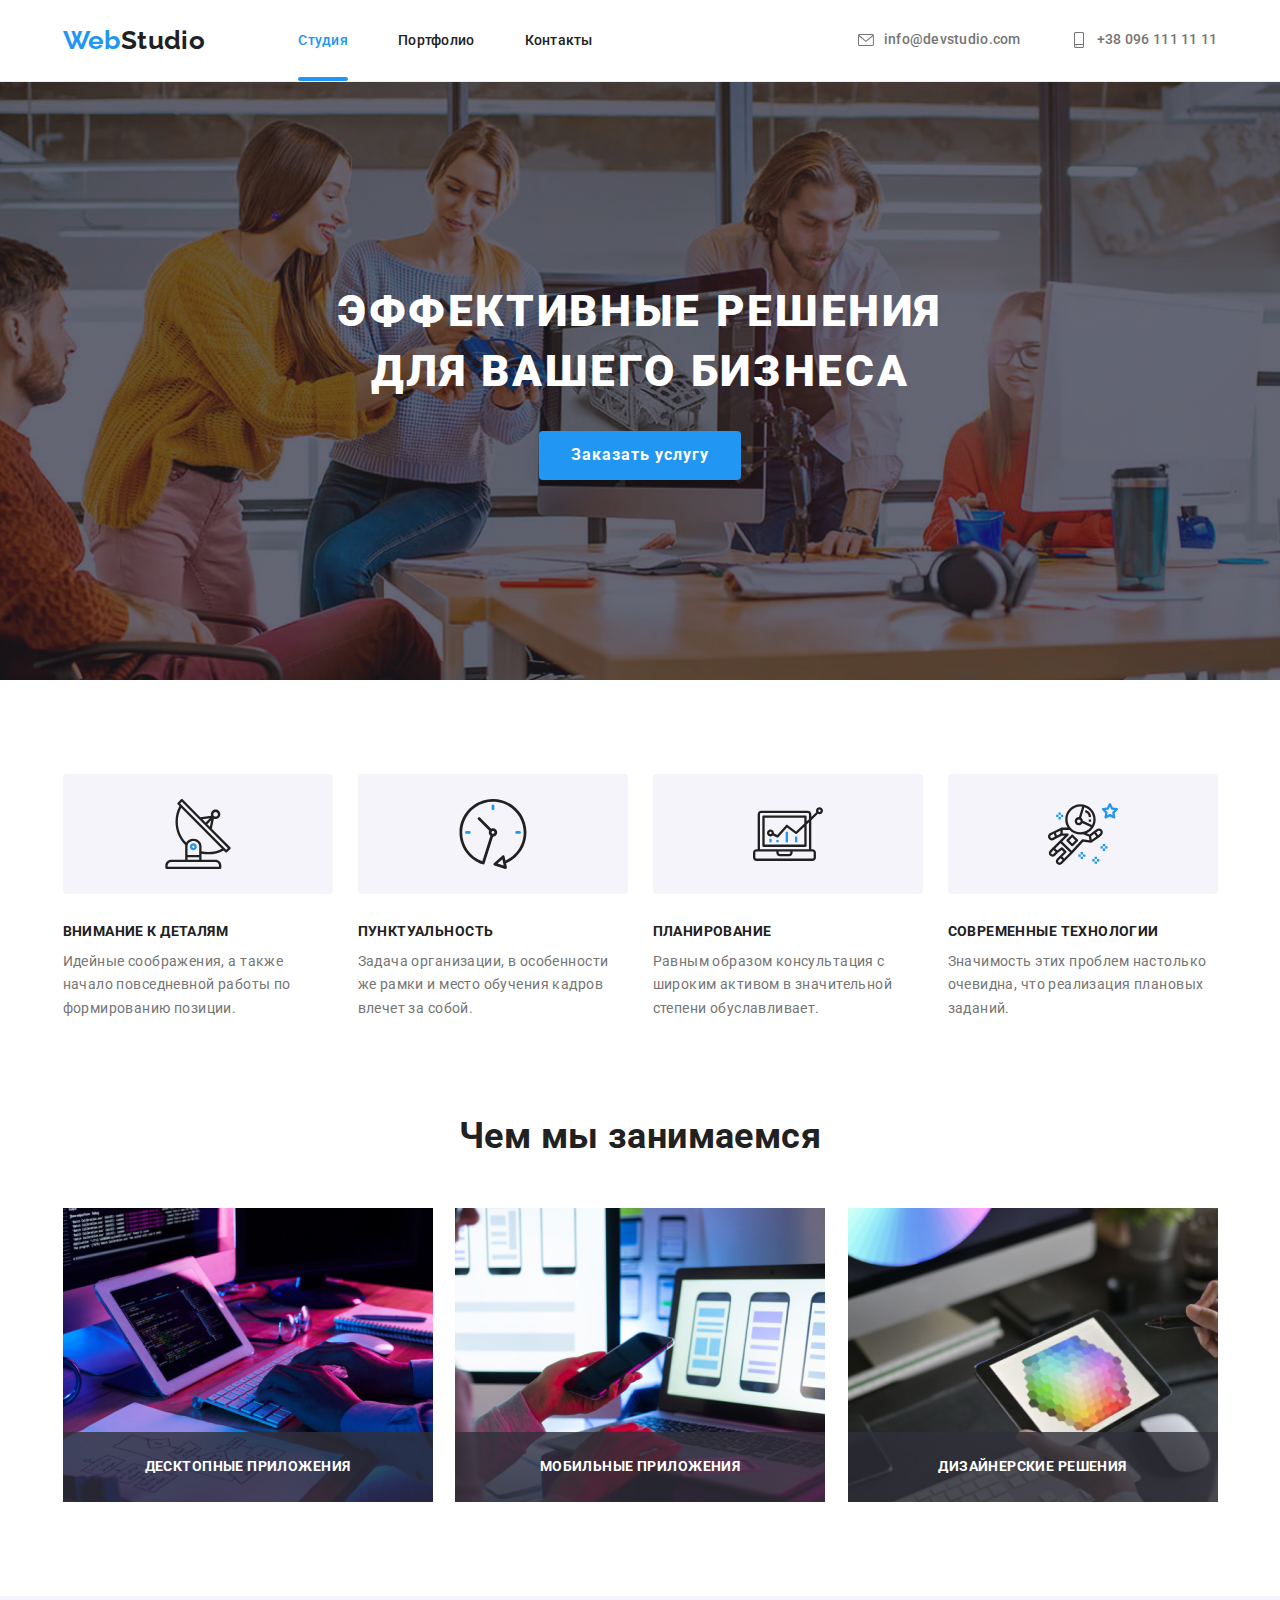
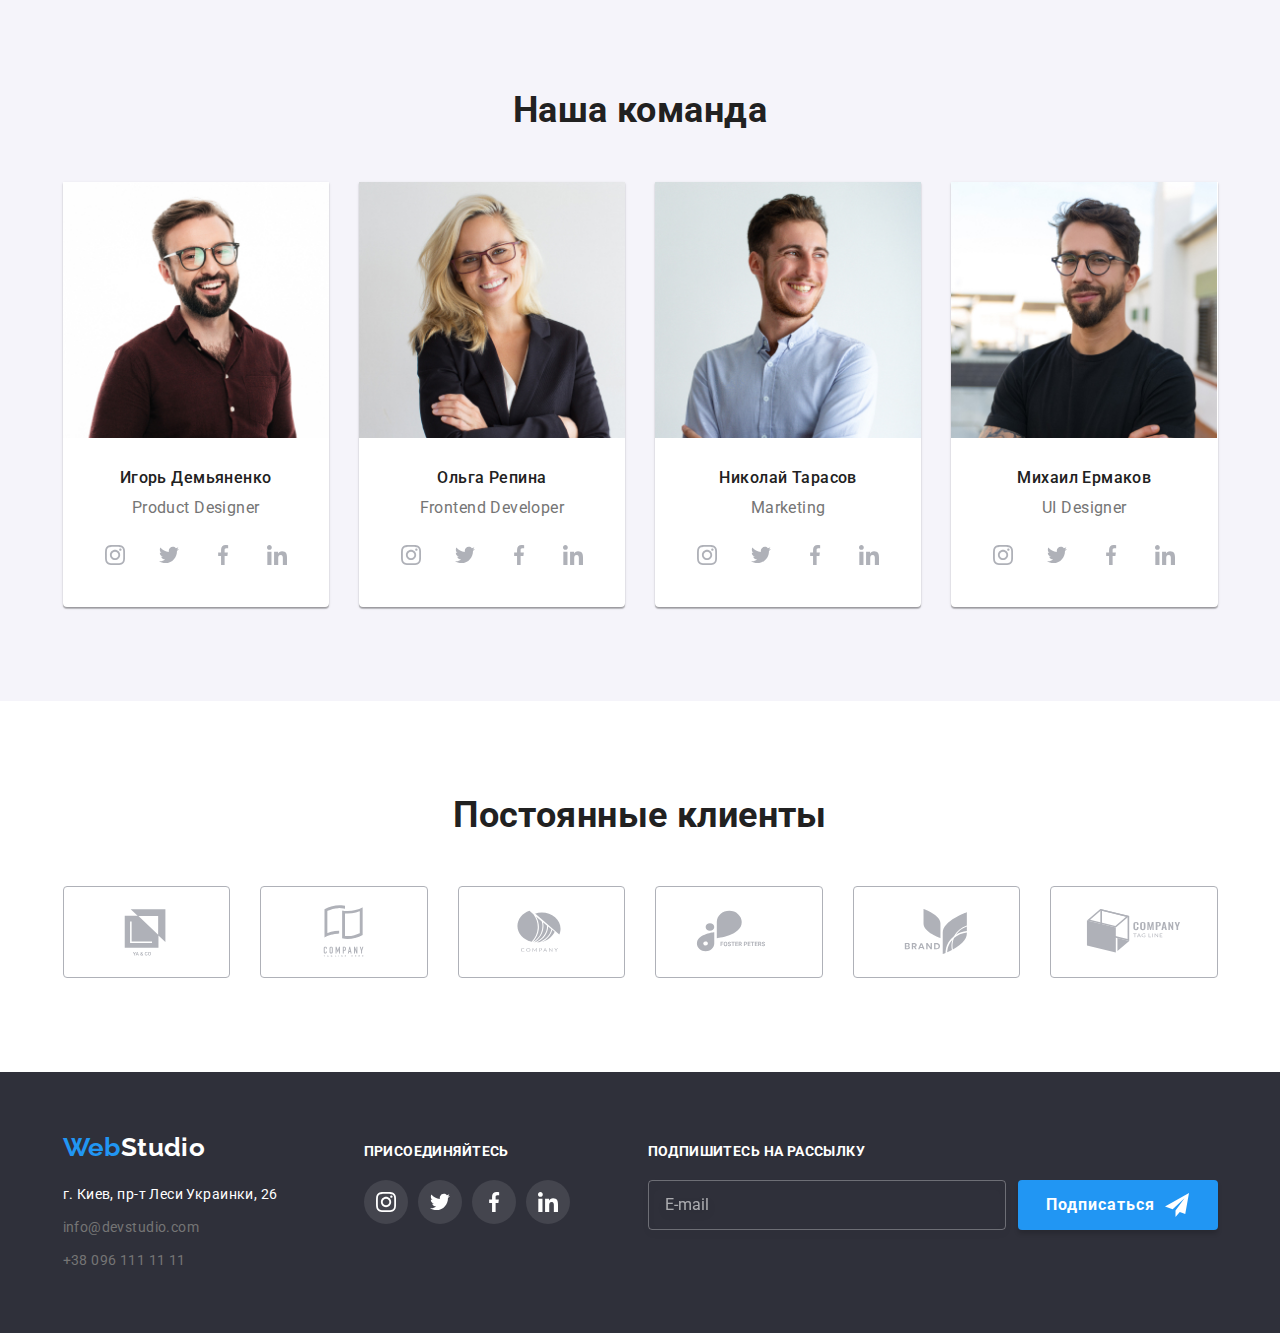
<file: index.html>
<!DOCTYPE html>
<html lang="ru">
<head>
    <meta charset="UTF-8">
    <meta http-equiv="X-UA-Compatible" content="IE=edge">
    <meta name="viewport" content="width=device-width, initial-scale=1.0">
    <link rel="stylesheet" href="https://cdnjs.cloudflare.com/ajax/libs/modern-normalize/1.0.0/modern-normalize.min.css" />
    <link href="https://fonts.googleapis.com/css2?family=Raleway:wght@700&family=Roboto:wght@400;500;700;900&display=swap" rel="stylesheet">
    <meta name="viewport" content="width=device-width, initial-scale=1.0" />
    <title> WebStudio - Main </title>
    <link rel="stylesheet" href="./css/main.min.css" />
</head>
     <body>
<!--Header-->
        <header class="section-header">
            <div class="header container">
                <nav class="navigation">
                    <div class="mobile-navigation">
                        <a class="navigation__logo" href="./index.html" lang="en">
                            <span class="navigation__logo--first">Web</span>Studio
                        </a>
                        <button type="button" class="menu-button" aria-expanded="false" aria-controls="menu-container" data-menu-button>
                            <svg width="40px" height="40px" aria-label="Переключатель меню">
                                <use class="icon-menu" href="./images/sprite-menu.svg#menu"></use>
                                <use class="icon-cross" href="./images/sprite-menu.svg#close"></use>
                            </svg>
                        </button>
                    </div>
                    <div class="menu-container" id="menu-container" data-menu>
                        <div class="menu container">
                            <div class="menu-container__top">
                            <ul class="pages">
                                <li class="pages__item">
                                    <a class="pages__link--active" href="./index.html"> Студия </a>
                                </li>
                                <li class="pages__item">
                                    <a class="pages__link" href="./portfolio.html"> Портфолио </a>
                                </li>
                                <li class="pages__item">
                                    <a class="pages__link" href=""> Контакты </a>
                                </li>
                            </ul>
                        </div>
                        <div class="menu-container__bottom">
                            <ul class="header-contacts">
                                <li class="header-contacts__item">
                                    <a class="header-contacts__link telephone" href="tel:+380961111111">
                                        <div class="header-contacts__thumb">
                                            <svg class="header-contacts__icon">
                                                <use href="./images/sprite.svg#phone"></use>
                                            </svg>
                                        </div>
                                        +38 096 111 11 11
                                    </a>
                                </li>
                                <li class="header-contacts__item">
                                    <a class="header-contacts__link email" href="mailto:info@devstudio.com">
                                        <div class="header-contacts__thumb">
                                            <svg class="header-contacts__icon">
                                                <use href="./images/sprite.svg#envelope"></use>
                                            </svg>
                                        </div>
                                        info@devstudio.com
                                    </a>
                                </li>
                            </ul>
                            <ul class="header-contacts__social-links">
                                <li class="header-contacts__social-item">
                                    <a href="" class="header-contacts__social-link">
                                        Instagram
                                    </a>
                                </li>
                                <li class="header-contacts__social-item">
                                    <a href="" class="header-contacts__social-link">
                                        Twitter
                                    </a>
                                </li>
                                <li class="header-contacts__social-item">
                                    <a href="" class="header-contacts__social-link">
                                        Facebook
                                    </a>
                                </li>
                                <li class="header-contacts__social-item">
                                    <a href="" class="header-contacts__social-link">
                                        Linkedin
                                    </a>
                                </li>
                            </ul>
                        </div>
                        </div>
                    </div>
                </nav>
            </div>
        </header>
        <main>
<!--Герой-->
            <section class="section-hero">
                <div class="hero container">
                    <h1 class="hero-title"> Эффективные решения для вашего бизнеса </h1>
                    <button class="hero-button" type="button" data-modal-open> Заказать услугу </button>
                </div>
            </section>
<!--Преймущества-->
            <section class="section-advantages">
                <div class="advantages container">
                    <h2 class="visually-hidden"> Наши преймущества </h2>
                    <ul class="features">
                        <li class="features__item">
                            <div class="features__thumb">
                                <svg class="features__icon">
                                    <use href="./images/sprite.svg#antenna"></use>
                                </svg>
                            </div>
                            <h3 class="features__title"> Внимание к деталям </h3>
                            <p class="features__explain">
                                Идейные соображения, а также начало повседневной работы по формированию позиции.
                            </p>
                        </li>
                        <li class="features__item">
                            <div class="features__thumb">
                                <svg class="features__icon">
                                    <use href="./images/sprite.svg#clock"></use>
                                </svg>
                            </div>
                            <h3 class="features__title"> Пунктуальность </h3>
                            <p class="features__explain">
                                Задача организации, в особенности же рамки и место обучения кадров влечет за собой.
                            </p>
                        </li>
                        <li class="features__item">
                            <div class="features__thumb">
                                <svg class="features__icon">
                                    <use href="./images/sprite.svg#diagram"></use>
                                </svg>
                            </div>
                            <h3 class="features__title"> Планирование </h3>
                            <p class="features__explain">
                                Равным образом консультация с широким активом в значительной степени обуславливает.
                            </p>
                        </li>
                        <li class="features__item">
                            <div class="features__thumb">
                                <svg class="features__icon">
                                    <use href="./images/sprite.svg#astronaut"></use>
                                </svg>
                            </div>
                            <h3 class="features__title"> Современные технологии </h3>
                            <p class="features__explain">
                                Значимость этих проблем настолько очевидна, что реализация плановых заданий.
                            </p>
                        </li>
                    </ul>
                </div>
            </section>
<!--Занятия-->
            <section class="section-activities">
                <div class="activities container">
                    <h2 class="activities-title"> Чем мы занимаемся </h2>
                    <ul class="activities-examples">
                        <li class="activities-examples__item">
                            <div class="activities-examples__thumb">
                                <picture class="activities-examples__img">
                                    <source srcset="./images/desk-app.jpg 1x, ./images/desk-app2x.jpg 2x" media="(min-width:1200px)"/>
                                    <img src="" alt="" />
                                </picture>
                                <p class="activities-examples__text"> Десктопные приложения </p>
                            </div>
                        </li>
                        <li class="activities-examples__item">
                            <div class="activities-examples__thumb">
                                <picture class="activities-examples__img">
                                    <source srcset="./images/mob-app.jpg 1x, ./images/mob-app2x.jpg 2x" media="(min-width:1200px)"/>
                                    <img src="" alt="" />
                                </picture>
                                <p class="activities-examples__text"> Мобильные приложения </p>
                            </div>
                        </li>
                        <li class="activities-examples__item">
                            <div class="activities-examples__thumb">
                                <picture class="activities-examples__img">
                                    <source srcset="./images/design.jpg 1x, ./images/design2x.jpg 2x" media="(min-width:1200px)"/>
                                    <img src="" alt="" />
                                </picture>
                                <p class="activities-examples__text"> Дизайнерские решения </p>
                            </div>
                        </li>
                    </ul>
                </div>
            </section>
<!--Команда-->
            <section class="section-team">
                <div class="team container">
                    <h2 class="team-title"> Наша команда </h2>
                    <ul class="team-list">
                        <li class="team-list__item">
                            <picture>
                                <source srcset="./images/desk-team1.jpg 1x, ./images/desk-team1-2x.jpg 2x" media="(min-width:1200px)"/>
                                <source srcset="./images/tab-team1.jpg 1x, ./images/tab-team1-2x.jpg 2x" media="(min-width:768px)"/>
                                <source srcset="./images/mob-team1.jpg 1x, ./images/mob-team1-2x.jpg 2x" media="(min-width:480px)"/>
                                <img src="./images/mob-team1.jpg" alt="Игорь">
                            </picture>
                            <div class="team-list__info">
                                <h3 class="team-list__name"> Игорь Демьяненко </h3>
                                <p class="team-list__position"> Product Designer </p>
                                <ul class="team-list__socials member-socials">
                                    <li class="member-socials__item">
                                        <a href="" class="member-socials__link">
                                            <svg class="member-socials__icon" width="20px" height="20px">
                                                <use href="./images/sprite.svg#instagram-team"></use>
                                            </svg>
                                        </a>
                                    </li>
                                    <li class="member-socials__item">
                                        <a href="" class="member-socials__link">
                                            <svg class="member-socials__icon" width="20px" height="20px">
                                                <use href="./images/sprite.svg#twitter-team"></use>
                                            </svg>
                                        </a>
                                    </li>
                                    <li class="member-socials__item">
                                        <a href="" class="member-socials__link">
                                            <svg class="member-socials__icon" width="20px" height="20px">
                                                <use href="./images/sprite.svg#facebook-team"></use>
                                            </svg>
                                        </a>
                                    </li>
                                    <li class="member-socials__item">
                                        <a href="" class="member-socials__link">
                                            <svg class="member-socials__icon" width="20px" height="20px">
                                                <use href="./images/sprite.svg#linkedin-team"></use>
                                            </svg>
                                        </a>
                                    </li>
                                </ul>
                            </div>
                        </li>
                        <li class="team-list__item">
                            <picture>
                                <source srcset="./images/desk-team2.jpg 1x, ./images/desk-team2-2x.jpg 2x" media="(min-width:1200px)" />
                                <source srcset="./images/tab-team2.jpg 1x, ./images/tab-team2-2x.jpg 2x" media="(min-width:768px)" />
                                <source srcset="./images/mob-team2.jpg 1x, ./images/mob-team2-2x.jpg 2x" media="(min-width:480px)" />
                                <img src="./images/mob-team2.jpg" alt="Ольга">
                            </picture>
                            <div class="team-list__info">
                                <h3 class="team-list__name"> Ольга Репина </h3>
                                <p class="team-list__position"> Frontend Developer </p>
                                <ul class="team-list__socials member-socials">
                                    <li class="member-socials__item">
                                        <a href="" class="member-socials__link">
                                            <svg class="member-socials__icon" width="20px" height="20px">
                                                <use href="./images/sprite.svg#instagram-team"></use>
                                            </svg>
                                        </a>
                                    </li>
                                    <li class="member-socials__item">
                                        <a href="" class="member-socials__link">
                                            <svg class="member-socials__icon" width="20px" height="20px">
                                                <use href="./images/sprite.svg#twitter-team"></use>
                                            </svg>
                                        </a>
                                    </li>
                                    <li class="member-socials__item">
                                        <a href="" class="member-socials__link">
                                            <svg class="member-socials__icon" width="20px" height="20px">
                                                <use href="./images/sprite.svg#facebook-team"></use>
                                            </svg>
                                        </a>
                                    </li>
                                    <li class="member-socials__item">
                                        <a href="" class="member-socials__link">
                                            <svg class="member-socials__icon" width="20px" height="20px">
                                                <use href="./images/sprite.svg#linkedin-team"></use>
                                            </svg>
                                        </a>
                                    </li>
                                </ul>
                            </div>
                        </li>
                        <li class="team-list__item">
                            <picture>
                                <source srcset="./images/desk-team3.jpg 1x, ./images/desk-team3-2x.jpg 2x" media="(min-width:1200px)" />
                                <source srcset="./images/tab-team3.jpg 1x, ./images/tab-team3-2x.jpg 2x" media="(min-width:768px)" />
                                <source srcset="./images/mob-team3.jpg 1x, ./images/mob-team3-2x.jpg 2x" media="(min-width:480px)" />
                                <img src="./images/mob-team3.jpg" alt="Николай">
                            </picture>
                            <div class="team-list__info">
                                <h3 class="team-list__name"> Николай Тарасов </h3>
                                <p class="team-list__position"> Marketing </p>
                                <ul class="team-list__socials member-socials">
                                    <li class="member-socials__item">
                                        <a href="" class="member-socials__link">
                                            <svg class="member-socials__icon" width="20px" height="20px">
                                                <use href="./images/sprite.svg#instagram-team"></use>
                                            </svg>
                                        </a>
                                    </li>
                                    <li class="member-socials__item">
                                        <a href="" class="member-socials__link">
                                            <svg class="member-socials__icon" width="20px" height="20px">
                                                <use href="./images/sprite.svg#twitter-team"></use>
                                            </svg>
                                        </a>
                                    </li>
                                    <li class="member-socials__item">
                                        <a href="" class="member-socials__link">
                                            <svg class="member-socials__icon" width="20px" height="20px">
                                                <use href="./images/sprite.svg#facebook-team"></use>
                                            </svg>
                                        </a>
                                    </li>
                                    <li class="member-socials__item">
                                        <a href="" class="member-socials__link">
                                            <svg class="member-socials__icon" width="20px" height="20px">
                                                <use href="./images/sprite.svg#linkedin-team"></use>
                                            </svg>
                                        </a>
                                    </li>
                                </ul>
                            </div>
                        </li>
                        <li class="team-list__item">
                            <picture>
                                <source srcset="./images/desk-team4.jpg 1x, ./images/desk-team4-2x.jpg 2x" media="(min-width:1200px)" />
                                <source srcset="./images/tab-team4.jpg 1x, ./images/tab-team4-2x.jpg 2x" media="(min-width:768px)" />
                                <source srcset="./images/mob-team4.jpg 1x, ./images/mob-team4-2x.jpg 2x" media="(min-width:480px)" />
                                <img src="./images/mob-team4.jpg" alt="Михаил">
                            </picture>
                            <div class="team-list__info">
                                <h3 class="team-list__name"> Михаил Ермаков </h3>
                                <p class="team-list__position"> UI Designer </p>
                                <ul class="team-list__socials member-socials">
                                    <li class="member-socials__item">
                                        <a href="" class="member-socials__link">
                                            <svg class="member-socials__icon" width="20px" height="20px">
                                                <use href="./images/sprite.svg#instagram-team"></use>
                                            </svg>
                                        </a>
                                    </li>
                                    <li class="member-socials__item">
                                        <a href="" class="member-socials__link">
                                            <svg class="member-socials__icon" width="20px" height="20px">
                                                <use href="./images/sprite.svg#twitter-team"></use>
                                            </svg>
                                        </a>
                                    </li>
                                    <li class="member-socials__item">
                                        <a href="" class="member-socials__link">
                                            <svg class="member-socials__icon" width="20px" height="20px">
                                                <use href="./images/sprite.svg#facebook-team"></use>
                                            </svg>
                                        </a>
                                    </li>
                                    <li class="member-socials__item">
                                        <a href="" class="member-socials__link">
                                            <svg class="member-socials__icon" width="20px" height="20px">
                                                <use href="./images/sprite.svg#linkedin-team"></use>
                                            </svg>
                                        </a>
                                    </li>
                                </ul>
                            </div>
                        </li>
                    </ul>
                </div>
            </section>
<!--Partners-->
            <section class="section-clients">
                <div class="clients container">
                    <h2 class="clients-title"> Постоянные клиенты </h2>
                    <ul class="clients-list">
                        <li class="clients-list__item">
                            <a href="" class="clients-list__link">
                                <svg class="clients-list__icon">
                                    <use href="./images/sprite.svg#logo-1"></use>
                                </svg>
                            </a>
                        </li>
                        <li class="clients-list__item">
                            <a href="" class="clients-list__link">
                                <svg class="clients-list__icon">
                                    <use href="./images/sprite.svg#logo-2"></use>
                                </svg>
                            </a>
                        </li>
                        <li class="clients-list__item">
                            <a href="" class="clients-list__link">
                                <svg class="clients-list__icon">
                                    <use href="./images/sprite.svg#logo-3"></use>
                                </svg>
                            </a>
                        </li>
                        <li class="clients-list__item">
                            <a href="" class="clients-list__link">
                                <svg class="clients-list__icon">
                                    <use href="./images/sprite.svg#logo-4"></use>
                                </svg>
                            </a>
                        </li>
                        <li class="clients-list__item">
                            <a href="" class="clients-list__link">
                                <svg class="clients-list__icon">
                                    <use href="./images/sprite.svg#logo-5"></use>
                                </svg>
                            </a>
                        </li>
                        <li class="clients-list__item">
                            <a href="" class="clients-list__link">
                                <svg class="clients-list__icon">
                                    <use href="./images/sprite.svg#logo-6"></use>
                                </svg>
                            </a>
                        </li>
                    </ul>
                </div>
            </section>
        </main>
<!--Backdrop-->
        <div class="backdrop is-hidden" data-modal>
            <div class="modal">
                <button class="modal-close" type="button" data-modal-close>
                    <svg class="modal-close__icon">
                        <use href="./images/sprite.svg#close-button"></use>
                    </svg>
                </button>
                <form name="modal-form" autocomplete="off" novalidate>
                    <p class="modal-form__title"> Оставьте свои данные, мы вам перезвоним </p>
                    <div class="modal-form__list">
                        <div class="modal-form__item">
                            <label class="modal-form__label" for="name"> Имя </label>
                            <div class="modal-form__field">
                                <input class="modal-form__input" type="text" name="Имя" id="name" autocomplete="off" required />
                                <svg class="modal-form__icon">
                                    <use href="./images/sprite.svg#person-form"></use>
                                </svg>
                            </div>
                        </div>
                        <div class="modal-form__item">
                            <label class="modal-form__label" for="phone"> Телефон </label>
                            <div class="modal-form__field">
                                <input class="modal-form__input" type="text" name="Телефон" id="phone" autocomplete="off" required />
                                <svg class="modal-form__icon">
                                    <use href="./images/sprite.svg#phone-form"></use>
                                </svg>
                            </div>
                        </div>
                        <div class="modal-form__item">
                            <label class="modal-form__label" for="mail"> Почта </label>
                            <div class="modal-form__field">
                                <input class="modal-form__input" type="text" name="Почта" id="mail" autocomplete="off" required />
                                <svg class="modal-form__icon">
                                    <use href="./images/sprite.svg#email-form"></use>
                                </svg>
                            </div>
                        </div>
                        <div class="modal-form__item comment">
                            <label class="modal-form__label" for="comment"> Комментарий </label>
                            <textarea class="modal-form__textarea" name="Коммeнтарий" rows="5" placeholder="Введите текст"
                                id="comment"></textarea>
                        </div>
                        <div class="modal-permition">
                            <label class="modal-permition__label">
                                <input class="modal-permition__checkbox" type="checkbox" name="permition" required>
                                <span class="modal-permition__icon"></span>
                                <span class="modal-permition__policy"> Соглашаюсь с рассылкой и принимаю
                                    <a href="" class="modal-permition__link"> Условия договора </a>
                                </span>
                            </label>
                        </div>
                    </div>
                    <button class="modal-submit" type="submit"> Отправить </button>
                </form>
            </div>
        </div>
<!--Footer-->
        <footer class="section-footer">
            <div class="footer container">
                <div class="footer-links">
                    <a class="footer-links__logo" href="./index.html" lang="en">
                        <span class="footer-links__logo--first">Web</span>Studio
                    </a>
                    <address class="addresses">
                        <ul class="addresses-list">
                            <li class="addresses-list__item">
                                <a class="addresses-list__phy-address" href="https://goo.gl/maps/mMr4c1XwCbGi9ZgB7"> г. Киев, пр-т Леси Украинки, 26 </a>
                            </li>
                            <li class="addresses-list__item">
                                <a class="addresses-list__address" href="mailto:info@devstudio.com"> info@devstudio.com </a>
                            </li>
                            <li class="addresses-list__item">
                                <a class="addresses-list__address" href="tel:+380961111111"> +38 096 111 11 11 </a>
                            </li>
                        </ul>
                    </address>
                </div>
                <div class="join">
                    <h2 class="join-title">
                        Присоединяйтесь
                    </h2>
                    <ul class="join-list">
                        <li class="join-list__item">
                            <a href="" class="join-list__link">
                                <svg class="join-list__icon" width="20px" height="20px">
                                    <use href="./images/sprite.svg#instagram-foot"></use>
                                </svg>
                            </a>
                        </li>
                        <li class="join-list__item">
                            <a href="" class="join-list__link">
                                <svg class="join-list__icon" width="20px" height="20px">
                                    <use href="./images/sprite.svg#twitter-foot"></use>
                                </svg>
                            </a>
                        </li>
                        <li class="join-list__item">
                            <a href="" class="join-list__link">
                                <svg class="join-list__icon" width="20px" height="20px">
                                    <use href="./images/sprite.svg#facebook-foot"></use>
                                </svg>
                            </a>
                        </li>
                        <li class="join-list__item">
                            <a href="" class="join-list__link">
                                <svg class="join-list__icon" width="20px" height="20px">
                                    <use href="./images/sprite.svg#linkedin-foot"></use>
                                </svg>
                            </a>
                        </li>
                    </ul>
                </div>
                <div class="subscribe">
                    <h2 class="subscribe-title">
                        Подпишитесь на рассылку
                    </h2>
                    <form class="subscribe-form">
                        <input class="subscribe-form__action" type="email" placeholder="E-mail">
                        <button class="subscribe-form__button" type="submit"> Подписаться </button>
                    </form>
                </div>
            </div>
        </footer>
        <script src="./modal.js"></script>
        <script src="./mobile-menu.js"></script>
    </body>
</html>
</file>
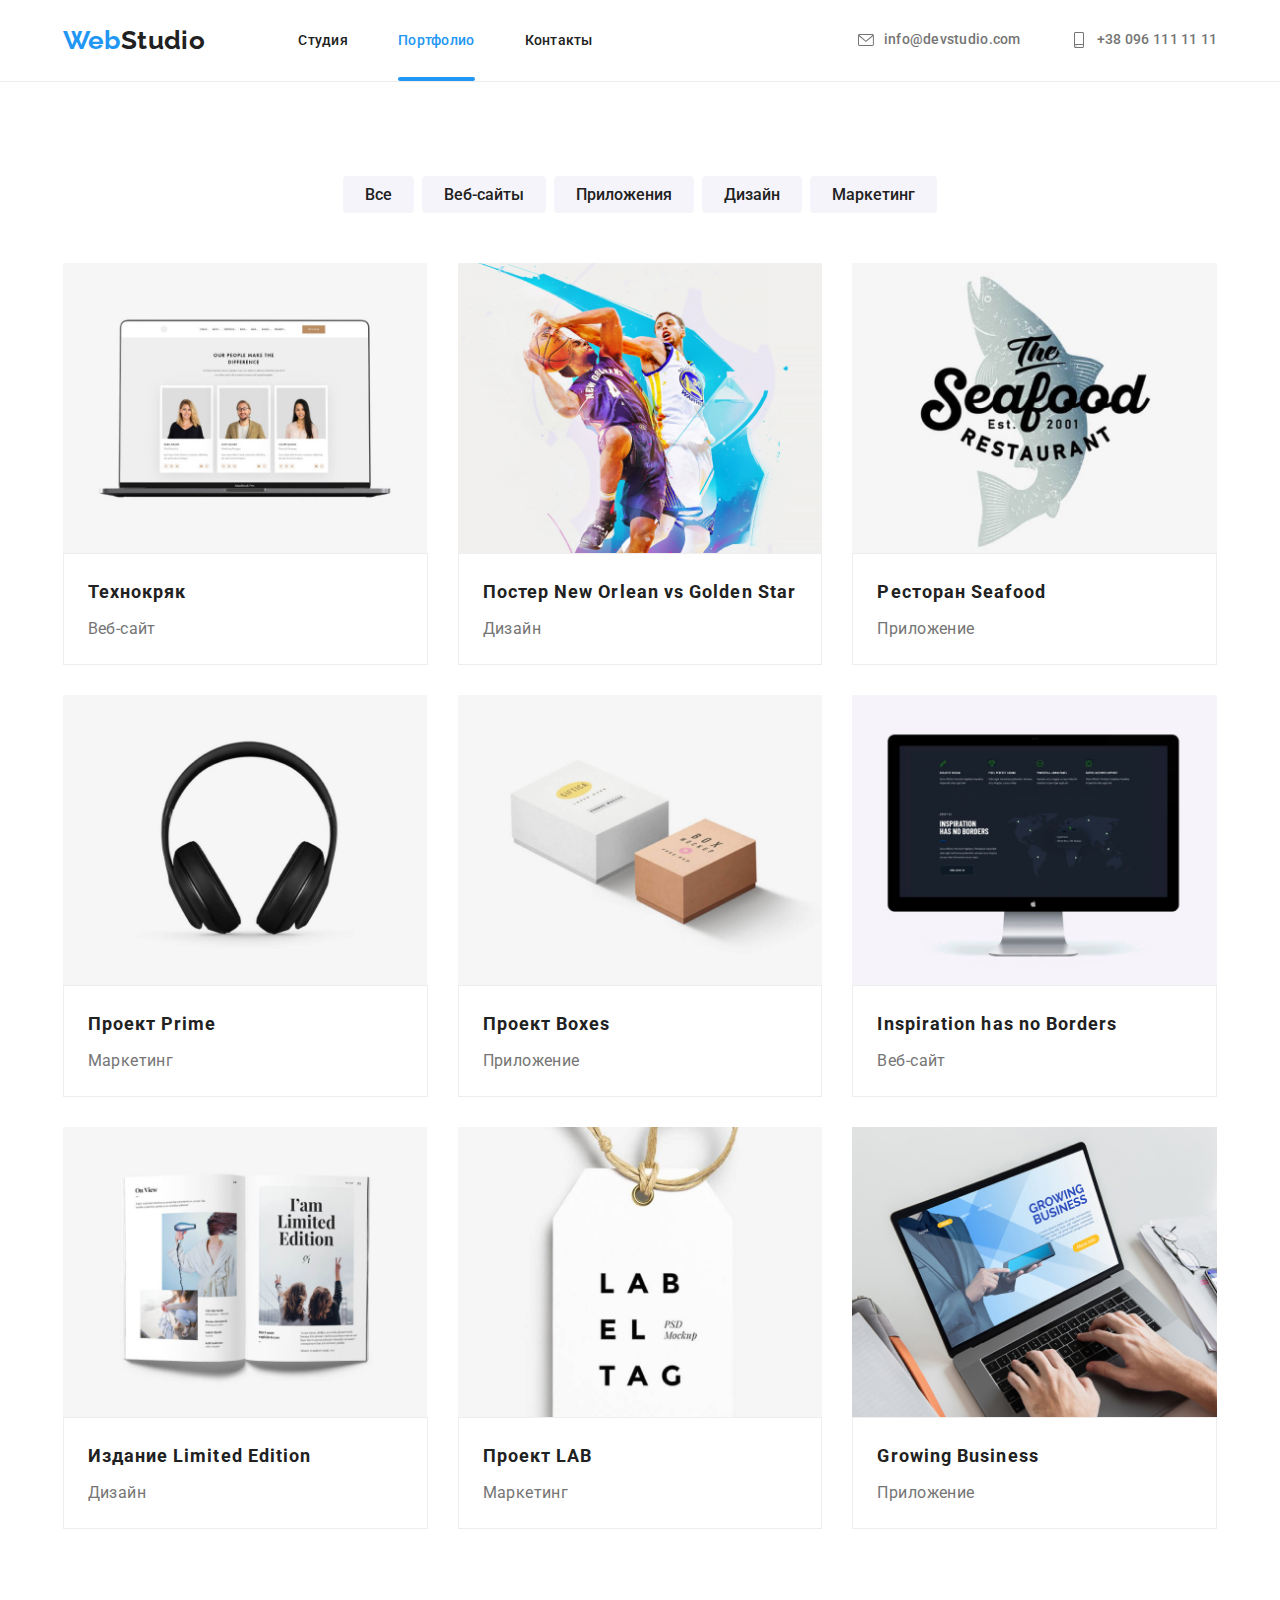
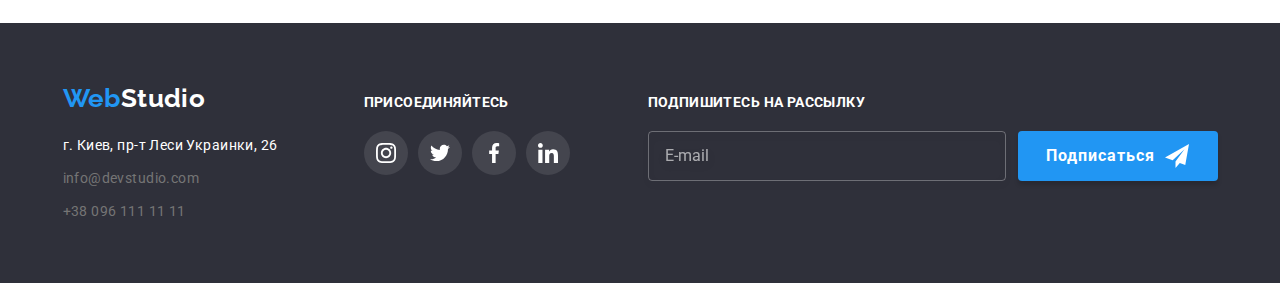
<file: portfolio.html>
<!DOCTYPE html>
<html lang="ru">
<head>
    <meta charset="UTF-8">
    <meta http-equiv="X-UA-Compatible" content="IE=edge">
    <meta name="viewport" content="width=device-width, initial-scale=1.0">
    <link rel="stylesheet" href="https://cdnjs.cloudflare.com/ajax/libs/modern-normalize/1.0.0/modern-normalize.min.css" />
    <link href="https://fonts.googleapis.com/css2?family=Raleway:wght@700&family=Roboto:wght@400;500;700;900&display=swap" rel="stylesheet">
    <link rel="stylesheet" href="./css/main.min.css" />
    <meta name="viewport" content="width=device-width, initial-scale=1.0" />
    <title> WebStudio - Portfolio </title>
</head>
<body>
<!--Header-->
    <header class="section-header">
        <div class="header container">
            <nav class="navigation">
                <div class="mobile-navigation">
                    <a class="navigation__logo" href="./index.html" lang="en">
                        <span class="navigation__logo--first">Web</span>Studio
                    </a>
                    <button type="button" class="menu-button" aria-expanded="false" aria-controls="menu-container"
                        data-menu-button>
                        <svg width="40px" height="40px" aria-label="Переключатель меню">
                            <use class="icon-menu" href="./images/sprite-menu.svg#menu"></use>
                            <use class="icon-cross" href="./images/sprite-menu.svg#close"></use>
                        </svg>
                    </button>
                </div>
                <div class="menu-container" id="menu-container" data-menu>
                    <div class="menu container">
                        <div class="menu-container__top">
                            <ul class="pages">
                                <li class="pages__item">
                                    <a class="pages__link" href="./index.html"> Студия </a>
                                </li>
                                <li class="pages__item">
                                    <a class="pages__link--active" href="./portfolio.html"> Портфолио </a>
                                </li>
                                <li class="pages__item">
                                    <a class="pages__link" href=""> Контакты </a>
                                </li>
                            </ul>
                        </div>
                        <div class="menu-container__bottom">
                            <ul class="header-contacts">
                                <li class="header-contacts__item">
                                    <a class="header-contacts__link telephone" href="tel:+380961111111">
                                        <div class="header-contacts__thumb">
                                            <svg class="header-contacts__icon">
                                                <use href="./images/sprite.svg#phone"></use>
                                            </svg>
                                        </div>
                                        +38 096 111 11 11
                                    </a>
                                </li>
                                <li class="header-contacts__item">
                                    <a class="header-contacts__link email" href="mailto:info@devstudio.com">
                                        <div class="header-contacts__thumb">
                                            <svg class="header-contacts__icon">
                                                <use href="./images/sprite.svg#envelope"></use>
                                            </svg>
                                        </div>
                                        info@devstudio.com
                                    </a>
                                </li>
                            </ul>
                            <ul class="header-contacts__social-links">
                                <li class="header-contacts__social-item">
                                    <a href="" class="header-contacts__social-link">
                                        Instagram
                                    </a>
                                </li>
                                <li class="header-contacts__social-item">
                                    <a href="" class="header-contacts__social-link">
                                        Twitter
                                    </a>
                                </li>
                                <li class="header-contacts__social-item">
                                    <a href="" class="header-contacts__social-link">
                                        Facebook
                                    </a>
                                </li>
                                <li class="header-contacts__social-item">
                                    <a href="" class="header-contacts__social-link">
                                        Linkedin
                                    </a>
                                </li>
                            </ul>
                        </div>
                    </div>
                </div>
            </nav>
        </div>
    </header>
        <main>
<!--Filters-->
            <section class="section-filters">
                <div class="filters container">
                    <ul class="filters-list">
                        <li class="filters-list__item">
                            <button class="filters-list__button" type="button"> Все </button>
                        </li>
                        <li class="filters-list__item">
                            <button class="filters-list__button" type="button"> Веб-сайты </button>
                        </li>
                        <li class="filters-list__item">
                            <button class="filters-list__button" type="button"> Приложения </button>
                        </li>
                        <li class="filters-list__item">
                            <button class="filters-list__button" type="button"> Дизайн </button>
                        </li>
                        <li class="filters-list__item">
                            <button class="filters-list__button" type="button"> Маркетинг </button>
                        </li>
                    </ul>
<!--Examples-->
                    <h1 class="visually-hidden"> Наши работы </h1>
                    <ul class="examples-list">
                        <li class="examples-list__item">
                            <a class="examples-list__link" href="">
                                <div class="examples-list__img">
                                    <picture>
                                        <source srcset="./images/desk-port1.jpg 1x, ./images/desk-port1-2x.jpg 2x" media="(min-width:1200px)" />
                                        <source srcset="./images/tab-port1.jpg 1x, ./images/tab-port1-2x.jpg 2x" media="(min-width:768px)" />
                                        <source srcset="./images/mob-port1.jpg 1x, ./images/mob-port1-2x.jpg 2x" media="(min-width:480px)" />
                                        <img src="./images/mob-port1.jpg" alt="Пример веб-сайта">
                                    </picture>
                                    <p class="examples-list__explain"> Ресурс предлагает комплексные предложения с разным уровнем функционала и сервисов. Все это позволит посетителю получить
                                    исчерпывающие сведения о компании или частном лице. </p>
                                </div>
                                <div class="examples-list__text">
                                    <h2 class="examples-list__title"> Технокряк </h2>
                                    <p class="examples-list__sphere"> Веб-сайт </p>
                                </div>
                            </a>
                        </li>
                        <li class="examples-list__item">
                            <a class="examples-list__link" href="">
                                <div class="examples-list__img">
                                    <picture>
                                        <source srcset="./images/desk-port2.jpg 1x, ./images/desk-port2-2x.jpg 2x" media="(min-width:1200px)" />
                                        <source srcset="./images/tab-port2.jpg 1x, ./images/tab-port2-2x.jpg 2x" media="(min-width:768px)" />
                                        <source srcset="./images/mob-port2.jpg 1x, ./images/mob-port2-2x.jpg 2x" media="(min-width:480px)" />
                                        <img src="./images/mob-port2.jpg" alt="Пример веб-сайта">
                                    </picture>
                                    <p class="examples-list__explain"> Ресурс предлагает комплексные предложения с разным уровнем функционала и сервисов. Все это
                                        позволит посетителю получить исчерпывающие сведения о компании или частном лице. </p>
                                </div>
                                <div class="examples-list__text">
                                    <h2 class="examples-list__title"> Постер New Orlean vs Golden Star </h2>
                                    <p class="examples-list__sphere"> Дизайн </p>
                                </div>
                            </a>
                        </li>
                        <li class="examples-list__item">
                            <a class="examples-list__link" href="">
                                <div class="examples-list__img">
                                    <picture>
                                        <source srcset="./images/desk-port3.jpg 1x, ./images/desk-port3-2x.jpg 2x" media="(min-width:1200px)" />
                                        <source srcset="./images/tab-port3.jpg 1x, ./images/tab-port3-2x.jpg 2x" media="(min-width:768px)" />
                                        <source srcset="./images/mob-port3.jpg 1x, ./images/mob-port3-2x.jpg 2x" media="(min-width:480px)" />
                                        <img src="./images/mob-port3.jpg" alt="Пример веб-сайта">
                                    </picture>
                                    <p class="examples-list__explain"> Ресурс предлагает комплексные предложения с разным уровнем функционала и сервисов. Все это
                                        позволит посетителю получить исчерпывающие сведения о компании или частном лице. </p>
                                </div>
                                <div class="examples-list__text">
                                    <h2 class="examples-list__title"> Ресторан Seafood </h2>
                                    <p class="examples-list__sphere"> Приложение </p>
                                </div>
                            </a>
                        </li>
                        <li class="examples-list__item">
                            <a class="examples-list__link" href="">
                                <div class="examples-list__img">
                                    <picture>
                                        <source srcset="./images/desk-port4.jpg 1x, ./images/desk-port4-2x.jpg 2x" media="(min-width:1200px)" />
                                        <source srcset="./images/tab-port4.jpg 1x, ./images/tab-port4-2x.jpg 2x" media="(min-width:768px)" />
                                        <source srcset="./images/mob-port4.jpg 1x, ./images/mob-port4-2x.jpg 2x" media="(min-width:480px)" />
                                        <img src="./images/mob-port4.jpg" alt="Пример веб-сайта">
                                    </picture>
                                    <p class="examples-list__explain"> Ресурс предлагает комплексные предложения с разным уровнем функционала и сервисов. Все это
                                        позволит посетителю получить исчерпывающие сведения о компании или частном лице. </p>
                                </div>
                                <div class="examples-list__text">
                                    <h2 class="examples-list__title"> Проект Prime </h2>
                                    <p class="examples-list__sphere"> Маркетинг </p>
                                </div>
                            </a>
                        </li>
                        <li class="examples-list__item">
                            <a class="examples-list__link" href="">
                                <div class="examples-list__img">
                                    <picture>
                                        <source srcset="./images/desk-port5.jpg 1x, ./images/desk-port5-2x.jpg 2x" media="(min-width:1200px)" />
                                        <source srcset="./images/tab-port5.jpg 1x, ./images/tab-port5-2x.jpg 2x" media="(min-width:768px)" />
                                        <source srcset="./images/mob-port5.jpg 1x, ./images/mob-port5-2x.jpg 2x" media="(min-width:480px)" />
                                        <img src="./images/mob-port5.jpg" alt="Пример веб-сайта">
                                    </picture>
                                    <p class="examples-list__explain"> Ресурс предлагает комплексные предложения с разным уровнем функционала и сервисов. Все это
                                        позволит посетителю получить исчерпывающие сведения о компании или частном лице. </p>
                                </div>
                                <div class="examples-list__text">
                                    <h2 class="examples-list__title"> Проект Boxes </h2>
                                    <p class="examples-list__sphere"> Приложение </p>
                                </div>
                            </a>
                        </li>
                        <li class="examples-list__item">
                            <a class="examples-list__link" href="">
                                <div class="examples-list__img">
                                    <picture>
                                        <source srcset="./images/desk-port6.jpg 1x, ./images/desk-port6-2x.jpg 2x" media="(min-width:1200px)" />
                                        <source srcset="./images/tab-port6.jpg 1x, ./images/tab-port6-2x.jpg 2x" media="(min-width:768px)" />
                                        <source srcset="./images/mob-port6.jpg 1x, ./images/mob-port6-2x.jpg 2x" media="(min-width:480px)" />
                                        <img src="./images/mob-port6.jpg" alt="Пример веб-сайта">
                                    </picture>
                                    <p class="examples-list__explain"> Ресурс предлагает комплексные предложения с разным уровнем функционала и сервисов. Все это
                                        позволит посетителю получить исчерпывающие сведения о компании или частном лице. </p>
                                </div>
                                <div class="examples-list__text">
                                    <h2 class="examples-list__title"> Inspiration has no Borders </h2>
                                    <p class="examples-list__sphere"> Веб-сайт </p>
                                </div>
                            </a>
                        </li>
                        <li class="examples-list__item">
                            <a class="examples-list__link" href="">
                                <div class="examples-list__img">
                                    <picture>
                                        <source srcset="./images/desk-port7.jpg 1x, ./images/desk-port7-2x.jpg 2x" media="(min-width:1200px)" />
                                        <source srcset="./images/tab-port7.jpg 1x, ./images/tab-port7-2x.jpg 2x" media="(min-width:768px)" />
                                        <source srcset="./images/mob-port7.jpg 1x, ./images/mob-port7-2x.jpg 2x" media="(min-width:480px)" />
                                        <img src="./images/mob-port7.jpg" alt="Пример веб-сайта">
                                    </picture>
                                    <p class="examples-list__explain"> Ресурс предлагает комплексные предложения с разным уровнем функционала и сервисов. Все это
                                        позволит посетителю получить исчерпывающие сведения о компании или частном лице. </p>
                                </div>
                                <div class="examples-list__text">
                                    <h2 class="examples-list__title"> Издание Limited Edition </h2>
                                    <p class="examples-list__sphere"> Дизайн </p>
                                </div>
                            </a>
                        </li>
                        <li class="examples-list__item">
                            <a class="examples-list__link" href="">
                                <div class="examples-list__img">
                                    <picture>
                                        <source srcset="./images/desk-port8.jpg 1x, ./images/desk-port8-2x.jpg 2x" media="(min-width:1200px)" />
                                        <source srcset="./images/tab-port8.jpg 1x, ./images/tab-port8-2x.jpg 2x" media="(min-width:768px)" />
                                        <source srcset="./images/mob-port8.jpg 1x, ./images/mob-port8-2x.jpg 2x" media="(min-width:480px)" />
                                        <img src="./images/mob-port8.jpg" alt="Пример веб-сайта">
                                    </picture>
                                    <p class="examples-list__explain"> Ресурс предлагает комплексные предложения с разным уровнем функционала и сервисов. Все это
                                        позволит посетителю получить исчерпывающие сведения о компании или частном лице. </p>
                                </div>
                                <div class="examples-list__text">
                                    <h2 class="examples-list__title"> Проект LAB </h2>
                                    <p class="examples-list__sphere"> Маркетинг </p>
                                </div>
                            </a>
                        </li>
                        <li class="examples-list__item">
                            <a class="examples-list__link" href="">
                                <div class="examples-list__img">
                                    <picture>
                                        <source srcset="./images/desk-port9.jpg 1x, ./images/desk-port9-2x.jpg 2x" media="(min-width:1200px)" />
                                        <source srcset="./images/tab-port9.jpg 1x, ./images/tab-port9-2x.jpg 2x" media="(min-width:768px)" />
                                        <source srcset="./images/mob-port9.jpg 1x, ./images/mob-port9-2x.jpg 2x" media="(min-width:480px)" />
                                        <img src="./images/mob-port9.jpg" alt="Пример веб-сайта">
                                    </picture>
                                    <p class="examples-list__explain"> Ресурс предлагает комплексные предложения с разным уровнем функционала и сервисов. Все это
                                        позволит посетителю получить исчерпывающие сведения о компании или частном лице. </p>
                                </div>
                                <div class="examples-list__text">
                                    <h2 class="examples-list__title"> Growing Business </h2>
                                    <p class="examples-list__sphere"> Приложение </p>
                                </div>
                            </a>
                        </li>
                    </ul>
                </div>
            </section>
        </main>
<!--Footer-->
        <footer class="section-footer">
            <div class="footer container">
                <div class="footer-links">
                    <a class="footer-links__logo" href="./index.html" lang="en">
                        <span class="footer-links__logo--first">Web</span>Studio
                    </a>
                    <address class="addresses">
                        <ul class="addresses-list">
                            <li class="addresses-list__item">
                                <a class="addresses-list__phy-address" href="https://goo.gl/maps/mMr4c1XwCbGi9ZgB7"> г. Киев,
                                    пр-т Леси Украинки, 26 </a>
                            </li>
                            <li class="addresses-list__item">
                                <a class="addresses-list__address" href="mailto:info@devstudio.com"> info@devstudio.com </a>
                            </li>
                            <li class="addresses-list__item">
                                <a class="addresses-list__address" href="tel:+380961111111"> +38 096 111 11 11 </a>
                            </li>
                        </ul>
                    </address>
                </div>
                <div class="join">
                    <h2 class="join-title">
                        Присоединяйтесь
                    </h2>
                    <ul class="join-list">
                        <li class="join-list__item">
                            <a href="" class="join-list__link">
                                <svg class="join-list__icon" width="20px" height="20px">
                                    <use href="./images/sprite.svg#instagram-foot"></use>
                                </svg>
                            </a>
                        </li>
                        <li class="join-list__item">
                            <a href="" class="join-list__link">
                                <svg class="join-list__icon" width="20px" height="20px">
                                    <use href="./images/sprite.svg#twitter-foot"></use>
                                </svg>
                            </a>
                        </li>
                        <li class="join-list__item">
                            <a href="" class="join-list__link">
                                <svg class="join-list__icon" width="20px" height="20px">
                                    <use href="./images/sprite.svg#facebook-foot"></use>
                                </svg>
                            </a>
                        </li>
                        <li class="join-list__item">
                            <a href="" class="join-list__link">
                                <svg class="join-list__icon" width="20px" height="20px">
                                    <use href="./images/sprite.svg#linkedin-foot"></use>
                                </svg>
                            </a>
                        </li>
                    </ul>
                </div>
                <div class="subscribe">
                    <h2 class="subscribe-title">
                        Подпишитесь на рассылку
                    </h2>
                    <form class="subscribe-form">
                        <input class="subscribe-form__action" type="email" placeholder="E-mail">
                        <button class="subscribe-form__button" type="submit"> Подписаться </button>
                    </form>
                </div>
            </div>
        </footer>
        <script src="./mobile-menu.js"></script>
</body>
</html>
</file>
<file: css/main.min.css>
body{font-family:"Roboto", sans-serif;color:#212121;background-color:#ffffff;font-size:14px;letter-spacing:0.03em}h1,h2,h3,h4,h5,h6,p,address{margin:0;padding:0}img{display:block;max-width:100%;height:auto}ul{list-style-type:none;margin:0;padding:0}a{text-decoration:none}.container{margin-left:auto;margin-right:auto;padding-left:15px;padding-right:15px}@media screen and (min-width: 480px){.container{width:465px}}@media screen and (min-width: 768px){.container{width:753px}}@media screen and (min-width: 1200px){.container{width:1185px}}.visually-hidden{position:absolute;width:1px;height:1px;margin:-1px;border:0;padding:0;white-space:nowrap;-webkit-clip-path:inset(100%);clip-path:inset(100%);clip:rect(0 0 0 0);overflow:hidden}.no-scroll{overflow:hidden}.section-header{position:relative;border-bottom:1px #ececec solid}@media screen and (min-width: 768px){.header{display:-webkit-box;display:-ms-flexbox;display:flex;-webkit-box-align:center;-ms-flex-align:center;align-items:center}}@media screen and (max-width: 767px){.navigation{display:block;height:60px;padding-top:10px;padding-bottom:10px}}@media screen and (min-width: 768px){.navigation{display:-webkit-box;display:-ms-flexbox;display:flex;-webkit-box-flex:1;-ms-flex-positive:1;flex-grow:1;-webkit-box-align:center;-ms-flex-align:center;align-items:center}}.navigation__logo{font-family:"Raleway", sans-serif;font-weight:700;font-size:24px;line-height:1.16;color:#212121}@media screen and (min-width: 768px) and (max-width: 1199px){.navigation__logo{margin-right:88px}}@media screen and (min-width: 1200px){.navigation__logo{margin-right:93px;font-size:26px;line-height:1.19}}.navigation__logo--first{color:#2196f3}.mobile-navigation{display:-webkit-box;display:-ms-flexbox;display:flex;-webkit-box-pack:justify;-ms-flex-pack:justify;justify-content:space-between;-webkit-box-align:center;-ms-flex-align:center;align-items:center}@media screen and (max-width: 767px){.menu{position:relative;display:-webkit-box;display:-ms-flexbox;display:flex;-webkit-box-orient:vertical;-webkit-box-direction:normal;-ms-flex-direction:column;flex-direction:column;-webkit-box-pack:justify;-ms-flex-pack:justify;justify-content:space-between;height:100%}}@media screen and (min-width: 768px){.menu{display:-webkit-box;display:-ms-flexbox;display:flex;-webkit-box-orient:horizontal;-webkit-box-direction:normal;-ms-flex-direction:row;flex-direction:row;-webkit-box-align:center;-ms-flex-align:center;align-items:center;-webkit-box-pack:justify;-ms-flex-pack:justify;justify-content:space-between;width:100%;margin:0;padding:0;border:0}}.menu-button{top:10px;right:15px;display:-webkit-inline-box;display:-ms-inline-flexbox;display:inline-flex;padding:0;border:none;background-color:transparent;z-index:2;cursor:pointer}@media screen and (min-width: 768px){.menu-button{display:none}}.menu-button.is-open:hover .icon-cross,.menu-button:hover .icon-menu,.menu-button.is-open:focus .icon-cross,.menu-button:focus .icon-menu{fill:#2196f3}.menu-button .icon-cross{display:none}.menu-button .icon-menu{-webkit-transition:fill 250ms cubic-bezier(0.4, 0, 0.2, 1);transition:fill 250ms cubic-bezier(0.4, 0, 0.2, 1)}.menu-button.is-open .icon-cross{display:block;-webkit-transition:fill 250ms cubic-bezier(0.4, 0, 0.2, 1);transition:fill 250ms cubic-bezier(0.4, 0, 0.2, 1)}.menu-button.is-open .icon-menu{display:none}@media screen and (max-width: 767px){.menu-container{display:none;position:fixed;top:0;left:0;width:100%;height:100vh;background-color:#ffffff;padding:48px 40px;z-index:1}.menu-container.is-open{display:block;-webkit-box-orient:vertical;-webkit-box-direction:normal;-ms-flex-direction:column;flex-direction:column;-webkit-box-pack:justify;-ms-flex-pack:justify;justify-content:space-between}}@media screen and (min-width: 768px){.menu-container{display:-webkit-box;display:-ms-flexbox;display:flex;-webkit-box-align:center;-ms-flex-align:center;align-items:center;-webkit-box-flex:1;-ms-flex-positive:1;flex-grow:1;-webkit-box-pack:justify;-ms-flex-pack:justify;justify-content:space-between}}.pages{display:-webkit-box;display:-ms-flexbox;display:flex;font-weight:500;line-height:1.2;letter-spacing:0.02em;color:#212121;list-style-type:none}@media screen and (max-width: 479px){.pages{display:block;-webkit-box-pack:center;-ms-flex-pack:center;justify-content:center;-webkit-box-orient:vertical;-webkit-box-direction:normal;-ms-flex-direction:column;flex-direction:column;font-size:30px}}@media screen and (min-width: 480px) and (max-width: 767px){.pages{display:block;-webkit-box-pack:center;-ms-flex-pack:center;justify-content:center;-webkit-box-orient:vertical;-webkit-box-direction:normal;-ms-flex-direction:column;flex-direction:column;font-size:40px;line-height:1.17}}@media screen and (max-width: 479px){.pages__item:not(:last-child){margin-bottom:16px}}@media screen and (min-width: 480px) and (max-width: 767px){.pages__item:not(:last-child){margin-bottom:32px}}@media screen and (min-width: 768px){.pages__item:not(:last-child){margin-right:50px}}.pages__link{color:#212121;-webkit-transition:color 250ms cubic-bezier(0.4, 0, 0.2, 1);transition:color 250ms cubic-bezier(0.4, 0, 0.2, 1)}.pages__link:hover,.pages__link:focus,.pages__link:active{color:#2196f3}@media screen and (min-width: 768px){.pages__link{position:relative;display:block;padding:32px 0}}.pages__link--active{color:#2196f3;-webkit-transition:color 250ms cubic-bezier(0.4, 0, 0.2, 1);transition:color 250ms cubic-bezier(0.4, 0, 0.2, 1)}@media screen and (min-width: 768px){.pages__link--active{position:relative;display:block;padding:32px 0}.pages__link--active::after{content:"";position:absolute;bottom:0;display:block;width:100%;height:4px;background:#2196f3;border-radius:2px}}.header-contacts{display:-webkit-box;display:-ms-flexbox;display:flex;-webkit-box-orient:horizontal;-webkit-box-direction:reverse;-ms-flex-direction:row-reverse;flex-direction:row-reverse;-webkit-box-pack:left;-ms-flex-pack:left;justify-content:left;-webkit-box-align:center;-ms-flex-align:center;align-items:center}@media screen and (max-width: 767px){.header-contacts{display:block}}@media screen and (min-width: 768px) and (max-width: 1199px){.header-contacts{width:138px;-ms-flex-wrap:wrap-reverse;flex-wrap:wrap-reverse}}.header-contacts__item{display:-webkit-box;display:-ms-flexbox;display:flex}@media screen and (max-width: 479px){.header-contacts__item:not(:first-child){margin-top:15px}}@media screen and (min-width: 480px) and (max-width: 767px){.header-contacts__item:not(:first-child){margin-top:32px}}@media screen and (min-width: 768px) and (max-width: 1199px){.header-contacts__item:not(:first-child){margin-bottom:10px}}@media screen and (min-width: 1200px){.header-contacts__item:not(:last-child){margin-left:50px}}.header-contacts__link{display:-webkit-box;display:-ms-flexbox;display:flex;font-weight:500;font-size:14px;line-height:1.14;letter-spacing:0.02em;color:#757575;text-decoration:none;list-style-type:none;-webkit-transition:color 250ms cubic-bezier(0.4, 0, 0.2, 1);transition:color 250ms cubic-bezier(0.4, 0, 0.2, 1)}@media screen and (max-width: 779px){.header-contacts__link.telephone{font-size:24px;line-height:1.17}.header-contacts__link.email{font-size:18px;line-height:1.16}}@media screen and (min-width: 480px) and (max-width: 767px){.header-contacts__link.telephone{font-size:34px;line-height:1.17}.header-contacts__link.email{font-size:24px;line-height:1.16}}@media screen and (min-width: 768px) and (max-width: 1199px){.header-contacts__link{font-size:12px;line-height:1.16}}.header-contacts__link:hover,.header-contacts__link:focus{color:#2196f3}.header-contacts__thumb{width:16px;height:16px;margin-right:10px}@media screen and (max-width: 767px){.header-contacts__thumb{display:none}}.header-contacts__icon{width:16px;height:16px;fill:#757575;-webkit-transition:fill 250ms cubic-bezier(0.4, 0, 0.2, 1);transition:fill 250ms cubic-bezier(0.4, 0, 0.2, 1)}.header-contacts__link:hover .header-contacts__icon,.header-contacts__link:focus .header-contacts__icon{fill:#2196f3}.header-contacts__social-links{display:-webkit-box;display:-ms-flexbox;display:flex;text-decoration:none;-webkit-box-pack:center;-ms-flex-pack:center;justify-content:center;-webkit-box-align:center;-ms-flex-align:center;align-items:center;margin-top:64px}@media screen and (min-width: 768px){.header-contacts__social-links{display:none}}.header-contacts__social-item{position:relative;padding-left:10px;padding-right:10px}.header-contacts__social-item:not(:last-child)::after{content:"";position:absolute;right:0;top:0;display:block;width:1px;height:100%;background:rgba(33,33,33,0.2)}.header-contacts__social-link{font-weight:500;font-size:18px;line-height:1.22;letter-spacing:0.02em;color:#2196f3}@media screen and (max-width: 479px){.header-contacts__social-link{font-size:12px;line-height:1.16}}.section-hero{background:#2f303a;margin-left:auto;margin-right:auto;height:-webkit-fit-content;height:-moz-fit-content;height:fit-content;padding-top:200px;padding-bottom:200px;background-image:-webkit-gradient(linear, left top, right top, from(rgba(47,48,58,0.4)), to(rgba(47,48,58,0.4))),url(../images/mob-img.jpg);background-image:linear-gradient(to right, rgba(47,48,58,0.4), rgba(47,48,58,0.4)),url(../images/mob-img.jpg);background-repeat:no-repeat;background-size:cover;background-position:center}@media screen and (max-width: 1199px){.section-hero{padding-top:118px;padding-bottom:118px}}@media (min-device-pixel-ratio: 2), (-webkit-min-device-pixel-ratio: 2), (min-resolution: 192dpi), (min-resolution: 2dppx){.section-hero{background-image:-webkit-gradient(linear, left top, right top, from(rgba(47,48,58,0.4)), to(rgba(47,48,58,0.4))),url(../images/mob-img2x.jpg);background-image:linear-gradient(to right, rgba(47,48,58,0.4), rgba(47,48,58,0.4)),url(../images/mob-img2x.jpg)}}@media screen and (min-width: 480px){.section-hero{background-image:-webkit-gradient(linear, left top, right top, from(rgba(47,48,58,0.4)), to(rgba(47,48,58,0.4))),url(../images/tab-img.jpg);background-image:linear-gradient(to right, rgba(47,48,58,0.4), rgba(47,48,58,0.4)),url(../images/tab-img.jpg)}}@media screen and (min-width: 480px) and (min-device-pixel-ratio: 2), screen and (min-width: 480px) and (-webkit-min-device-pixel-ratio: 2), screen and (min-width: 480px) and (min-resolution: 192dpi), screen and (min-width: 480px) and (min-resolution: 2dppx){.section-hero{background-image:-webkit-gradient(linear, left top, right top, from(rgba(47,48,58,0.4)), to(rgba(47,48,58,0.4))),url(../images/tab-img2x.jpg);background-image:linear-gradient(to right, rgba(47,48,58,0.4), rgba(47,48,58,0.4)),url(../images/tab-img2x.jpg)}}@media screen and (min-width: 768px){.section-hero{background-image:-webkit-gradient(linear, left top, right top, from(rgba(47,48,58,0.4)), to(rgba(47,48,58,0.4))),url(../images/desk-img.jpg);background-image:linear-gradient(to right, rgba(47,48,58,0.4), rgba(47,48,58,0.4)),url(../images/desk-img.jpg)}}@media screen and (min-width: 768px) and (min-device-pixel-ratio: 2), screen and (min-width: 768px) and (-webkit-min-device-pixel-ratio: 2), screen and (min-width: 768px) and (min-resolution: 192dpi), screen and (min-width: 768px) and (min-resolution: 2dppx){.section-hero{background-image:-webkit-gradient(linear, left top, right top, from(rgba(47,48,58,0.4)), to(rgba(47,48,58,0.4))),url(../images/desk-img2x.jpg);background-image:linear-gradient(to right, rgba(47,48,58,0.4), rgba(47,48,58,0.4)),url(../images/desk-img2x.jpg)}}.hero{text-align:center}.hero-title{font-weight:900;font-size:26px;width:696px;margin-left:auto;margin-right:auto;line-height:1.61;letter-spacing:0.06em;text-transform:uppercase;color:#fff;margin-bottom:30px}@media screen and (max-width: 1199px){.hero-title{width:360px;max-width:100%}}@media screen and (min-width: 1200px){.hero-title{font-size:44px;line-height:1.36}}.hero-button{padding:10px 32px;font-weight:700;font-size:16px;line-height:1.8;text-align:center;letter-spacing:0.06em;-webkit-box-shadow:0px 4px 4px rgba(0,0,0,0.15);box-shadow:0px 4px 4px rgba(0,0,0,0.15);border-radius:4px;border:0;color:#fff;background:#2196f3;cursor:pointer;-webkit-transition:background-color 250ms cubic-bezier(0.4, 0, 0.2, 1);transition:background-color 250ms cubic-bezier(0.4, 0, 0.2, 1)}.hero-button:hover,.hero-button:focus{background-color:#188ce8}.section-advantages{padding-top:94px;padding-bottom:94px}@media screen and (max-width: 1199px){.section-advantages{padding-top:60px;padding-bottom:60px}}.advantages{padding-bottom:0}@media screen and (min-width: 768px){.features{display:-webkit-box;display:-ms-flexbox;display:flex;-ms-flex-wrap:wrap;flex-wrap:wrap;margin-right:calc(-1 * 30px);margin-bottom:calc(-1 * 30px)}}@media screen and (min-width: 1200px){.features{display:-webkit-box;display:-ms-flexbox;display:flex;-webkit-box-pack:justify;-ms-flex-pack:justify;justify-content:space-between;margin:0}}.features__title{font-weight:700;font-size:14px;line-height:1.1;text-transform:uppercase;color:#212121;margin-bottom:10px}@media screen and (max-width: 767px){.features__title{text-align:center}}.features__explain{line-height:1.7;color:#757575}.features__thumb{width:100%;height:120px;background:#f5f4fa;border-radius:4px;margin-bottom:30px;padding:25px 100px}.features__icon{width:100%;height:70px}.features__item{width:100%}@media screen and (max-width: 767px){.features__item:not(:last-child){margin-bottom:30px}}@media screen and (min-width: 768px) and (max-width: 1199px){.features__item{-ms-flex-preferred-size:calc(100% / 2 - 30px);flex-basis:calc(100% / 2 - 30px);margin-right:30px;margin-bottom:30px}}@media screen and (min-width: 1200px){.features__item{width:270px}}.section-activities{padding-bottom:94px}@media screen and (max-width: 1199px){.section-activities{display:none}}.activities-title{font-weight:700;font-size:36px;line-height:1.2;text-align:center;color:#212121;margin-bottom:50px}.activities-examples{display:-webkit-box;display:-ms-flexbox;display:flex;-webkit-box-pack:justify;-ms-flex-pack:justify;justify-content:space-between;z-index:1}.activities-examples__thumb{position:relative;display:-webkit-box;display:-ms-flexbox;display:flex;-webkit-box-align:end;-ms-flex-align:end;align-items:flex-end}.activities-examples__text{position:absolute;left:0;bottom:0;display:-webkit-box;display:-ms-flexbox;display:flex;-webkit-box-align:center;-ms-flex-align:center;align-items:center;-webkit-box-pack:center;-ms-flex-pack:center;justify-content:center;width:100%;height:70px;font-weight:700;font-size:14px;line-height:1.14;text-align:center;text-transform:uppercase;color:#fff;background:rgba(47,48,58,0.8)}.section-team{background:#f5f4fa;padding-top:94px;padding-bottom:94px}@media screen and (max-width: 1199px){.section-team{padding-top:60px;padding-bottom:60px}}.team-title{font-weight:700;font-size:28px;line-height:1.18;text-align:center;color:#212121;margin-bottom:50px}@media screen and (min-width: 1200px){.team-title{font-size:36px;line-height:1.16}}@media screen and (min-width: 768px) and (max-width: 1199px){.team-list{display:-webkit-box;display:-ms-flexbox;display:flex;-ms-flex-wrap:wrap;flex-wrap:wrap;margin-right:calc(-1 * 30px);margin-bottom:calc(-1 * 30px)}}@media screen and (min-width: 1200px){.team-list{display:-webkit-box;display:-ms-flexbox;display:flex;-webkit-box-pack:center;-ms-flex-pack:center;justify-content:center;margin:0}}.team-list__item{background:#fff;-webkit-box-shadow:0px 1px 3px rgba(0,0,0,0.12),0px 1px 1px rgba(0,0,0,0.14),0px 2px 1px rgba(0,0,0,0.2);box-shadow:0px 1px 3px rgba(0,0,0,0.12),0px 1px 1px rgba(0,0,0,0.14),0px 2px 1px rgba(0,0,0,0.2);border-radius:0px 0px 4px 4px;max-width:100%}@media screen and (max-width: 767px){.team-list__item:not(:last-child){margin-bottom:30px}}@media screen and (min-width: 768px) and (max-width: 1199px){.team-list__item{-ms-flex-preferred-size:calc(100% / 2 - 30px);flex-basis:calc(100% / 2 - 30px);margin-right:30px;margin-bottom:30px}}@media screen and (min-width: 1200px){.team-list__item{width:270px;-ms-flex-preferred-size:content;flex-basis:content;margin-bottom:0;margin-right:0}.team-list__item:not(:last-child){margin-right:30px}}.team-list__info{padding-top:30px;padding-bottom:30px}.team-list__name{font-weight:500;font-size:16px;line-height:1.2;text-align:center;color:#212121;margin-bottom:10px}.team-list__position{font-size:16px;line-height:1.2;text-align:center;color:#757575;margin-bottom:16px}.team-list__socials{display:-webkit-box;display:-ms-flexbox;display:flex;-webkit-box-pack:center;-ms-flex-pack:center;justify-content:center}.member-socials__item{width:44px;height:44px}.member-socials__item:not(:last-child){margin-right:10px}.member-socials__link{display:-webkit-box;display:-ms-flexbox;display:flex;width:44px;height:44px;border-radius:50%;-webkit-box-align:center;-ms-flex-align:center;align-items:center;-webkit-box-pack:center;-ms-flex-pack:center;justify-content:center;-webkit-transition:background-color 250ms cubic-bezier(0.4, 0, 0.2, 1);transition:background-color 250ms cubic-bezier(0.4, 0, 0.2, 1)}.member-socials__link:hover,.member-socials__link:focus{background-color:#2196f3}.member-socials__icon{fill:#afb1b8;-webkit-transition:fill 250ms cubic-bezier(0.4, 0, 0.2, 1);transition:fill 250ms cubic-bezier(0.4, 0, 0.2, 1)}.member-socials__link:hover .member-socials__icon,.member-socials__link:focus .member-socials__icon{fill:#fff}.section-clients{margin-left:auto;margin-right:auto;padding-top:94px;padding-bottom:94px}@media screen and (max-width: 1199px){.section-clients{padding-top:60px;padding-bottom:60px}}.clients-title{font-weight:700;font-size:28px;line-height:1.18;text-align:center;color:#212121;margin-bottom:50px}@media screen and (min-width: 1200px){.clients-title{font-size:36px;line-height:1.16}}.clients-list{display:-webkit-box;display:-ms-flexbox;display:flex}@media screen and (max-width: 1199px){.clients-list{-ms-flex-wrap:wrap;flex-wrap:wrap;margin-right:calc(-1 * 30px);margin-bottom:calc(-1 * 30px)}}.clients-list__item{width:170px;height:92px;display:-webkit-box;display:-ms-flexbox;display:flex;-webkit-box-align:center;-ms-flex-align:center;align-items:center;-webkit-box-pack:center;-ms-flex-pack:center;justify-content:center}@media screen and (max-width: 767px){.clients-list__item{-ms-flex-preferred-size:calc(100% / 2 - 30px);flex-basis:calc(100% / 2 - 30px);margin-right:30px;margin-bottom:30px}}@media screen and (min-width: 768px){.clients-list__item{-ms-flex-preferred-size:calc(100% / 3 - 30px);flex-basis:calc(100% / 3 - 30px);margin-right:30px;margin-bottom:30px}}@media screen and (min-width: 1200px){.clients-list__item{-ms-flex-preferred-size:auto;flex-basis:auto;margin:0}}@media screen and (min-width: 1200px){.clients-list__item:not(:last-child){margin-right:30px}}.clients-list__link{display:-webkit-box;display:-ms-flexbox;display:flex;-webkit-box-align:center;-ms-flex-align:center;align-items:center;-webkit-box-pack:center;-ms-flex-pack:center;justify-content:center;width:100%;height:100%;border:1px solid #afb1b8;border-radius:4px;-webkit-transition:border-color 250ms cubic-bezier(0.4, 0, 0.2, 1);transition:border-color 250ms cubic-bezier(0.4, 0, 0.2, 1)}.clients-list__link:hover,.clients-list__link:focus{border-color:#2196f3;cursor:pointer}.clients-list__icon{width:106px;height:60px;fill:#afb1b8;-webkit-transition:fill 250ms cubic-bezier(0.4, 0, 0.2, 1);transition:fill 250ms cubic-bezier(0.4, 0, 0.2, 1)}.clients-list__link:hover .clients-list__icon,.clients-list__icon .clients-list__link:focus{fill:#2196f3}.section-footer{background:#2f303a;padding-top:60px;padding-bottom:60px}.footer{display:-webkit-box;display:-ms-flexbox;display:flex;-webkit-box-pack:center;-ms-flex-pack:center;justify-content:center}@media screen and (max-width: 767px){.footer{-webkit-box-orient:vertical;-webkit-box-direction:normal;-ms-flex-direction:column;flex-direction:column}}@media screen and (min-width: 768px) and (max-width: 1199px){.footer{-ms-flex-wrap:wrap;flex-wrap:wrap;-webkit-box-align:baseline;-ms-flex-align:baseline;align-items:baseline}}@media screen and (min-width: 1200px){.footer{-ms-flex-wrap:nowrap;flex-wrap:nowrap;-webkit-box-align:baseline;-ms-flex-align:baseline;align-items:baseline}}.footer-links{text-align:center}@media screen and (min-width: 1200px){.footer-links{text-align:start}}.footer-links__logo{font-family:"Raleway", sans-serif;font-style:normal;font-weight:700;font-size:24px;line-height:1.16;color:#fff;text-decoration:none}@media screen and (min-width: 1200px){.footer-links__logo{font-size:26px;line-height:1.19}}.footer-links__logo--first{color:#2196f3}.addresses{font-style:normal;margin-top:20px}@media screen and (min-width: 1200px){.addresses{width:231px}}.addresses-list__item:not(:last-child){margin-bottom:9px}.addresses-list__phy-address{line-height:1.7;color:#fff;-webkit-transition:color 250ms cubic-bezier(0.4, 0, 0.2, 1);transition:color 250ms cubic-bezier(0.4, 0, 0.2, 1)}.addresses-list__phy-address:hover,.addresses-list__phy-address:focus{color:#2196f3}.addresses-list__address{line-height:1.7;color:#757575;-webkit-transition:color 250ms cubic-bezier(0.4, 0, 0.2, 1);transition:color 250ms cubic-bezier(0.4, 0, 0.2, 1)}.addresses-list__address:hover,.addresses-list__address:focus{color:#2196f3}.join{margin-left:0px;text-align:center}@media screen and (max-width: 767px){.join{margin-top:60px}}@media screen and (min-width: 768px) and (max-width: 1199px){.join{margin-left:165px}}@media screen and (min-width: 1200px){.join{margin-left:70px;text-align:start}}.join-title{color:#fff;font-weight:700;font-size:14px;line-height:1.14;text-transform:uppercase}.join-list{display:-webkit-box;display:-ms-flexbox;display:flex;-webkit-box-align:center;-ms-flex-align:center;align-items:center;margin-top:20px}@media screen and (max-width: 1199px){.join-list{-webkit-box-pack:center;-ms-flex-pack:center;justify-content:center}}.join-list__item:not(:last-child){margin-right:10px}.join-list__link{display:-webkit-box;display:-ms-flexbox;display:flex;-webkit-box-align:center;-ms-flex-align:center;align-items:center;-webkit-box-pack:center;-ms-flex-pack:center;justify-content:center;width:44px;height:44px;background:rgba(255,255,255,0.1);border-radius:50%;-webkit-transition:background-color 250ms cubic-bezier(0.4, 0, 0.2, 1);transition:background-color 250ms cubic-bezier(0.4, 0, 0.2, 1)}.join-list__link:hover,.join-list__link:focus{background-color:#2196f3}.subscribe{margin-left:0}@media screen and (max-width: 1199px){.subscribe{text-align:center;margin-top:60px}}@media screen and (min-width: 1200px){.subscribe{margin-left:auto}}.subscribe-title{margin-bottom:20px;color:#fff;font-weight:700;font-size:14px;line-height:1.14;text-transform:uppercase}.subscribe-form{display:-webkit-box;display:-ms-flexbox;display:flex;-webkit-box-orient:vertical;-webkit-box-direction:normal;-ms-flex-direction:column;flex-direction:column;-webkit-box-align:center;-ms-flex-align:center;align-items:center;-webkit-box-pack:center;-ms-flex-pack:center;justify-content:center}@media screen and (min-width: 1200px){.subscribe-form{-webkit-box-orient:horizontal;-webkit-box-direction:normal;-ms-flex-direction:row;flex-direction:row}}.subscribe-form__action{width:450px;height:50px;padding:15px 16px;color:#fff;border:1px solid rgba(255,255,255,0.3);-webkit-filter:drop-shadow(0px 4px 4px rgba(0,0,0,0.15));filter:drop-shadow(0px 4px 4px rgba(0,0,0,0.15));border-radius:4px;background-color:transparent;-webkit-transition:border-color 250ms cubic-bezier(0.4, 0, 0.2, 1);transition:border-color 250ms cubic-bezier(0.4, 0, 0.2, 1)}.subscribe-form__action:hover,.subscribe-form__action:focus{outline:none;border-color:#fff}.subscribe-form__action::-webkit-input-placeholder{font-weight:400;font-size:16px;line-height:1.25;color:rgba(255,255,255,0.6)}.subscribe-form__action:-ms-input-placeholder{font-weight:400;font-size:16px;line-height:1.25;color:rgba(255,255,255,0.6)}.subscribe-form__action::-ms-input-placeholder{font-weight:400;font-size:16px;line-height:1.25;color:rgba(255,255,255,0.6)}.subscribe-form__action::placeholder{font-weight:400;font-size:16px;line-height:1.25;color:rgba(255,255,255,0.6)}@media screen and (max-width: 479px){.subscribe-form__action{width:100%}}@media screen and (min-width: 1200px){.subscribe-form__action{width:358px;-ms-flex-preferred-size:auto;flex-basis:auto}}.subscribe-form__button{display:-webkit-box;display:-ms-flexbox;display:flex;-webkit-box-align:center;-ms-flex-align:center;align-items:center;-webkit-box-pack:center;-ms-flex-pack:center;justify-content:center;width:200px;height:50px;margin-left:12px;font-weight:700;cursor:pointer;font-size:16px;line-height:1.87;letter-spacing:0.06em;color:#fff;background:#2196f3;-webkit-box-shadow:0px 4px 4px rgba(0,0,0,0.15);box-shadow:0px 4px 4px rgba(0,0,0,0.15);border-radius:4px;border-color:transparent;-webkit-transition:background-color 250ms cubic-bezier(0.4, 0, 0.2, 1);transition:background-color 250ms cubic-bezier(0.4, 0, 0.2, 1)}@media screen and (max-width: 1199px){.subscribe-form__button{margin-top:20px}}.subscribe-form__button::after{content:"";width:24px;height:24px;margin-left:10px;background-image:url(../images/subscribe-icon.svg)}.subscribe-form__button:hover,.subscribe-form__button:focus{background-color:#188ce8}.section-filters{padding-top:94px;padding-bottom:94px}@media screen and (max-width: 1199px){.section-filters{padding-top:60px;padding-bottom:60px}}.filters-list{display:-webkit-box;display:-ms-flexbox;display:flex;-webkit-box-pack:center;-ms-flex-pack:center;justify-content:center;margin-bottom:50px}@media screen and (max-width: 767px){.filters-list{-ms-flex-wrap:wrap;flex-wrap:wrap;-webkit-box-pack:left;-ms-flex-pack:left;justify-content:left;margin-right:-8px;margin-bottom:35px}}@media screen and (max-width: 767px){.filters-list__item{margin-right:8px;margin-bottom:15px}}@media screen and (min-width: 768px){.filters-list__item:not(:last-child){margin-right:8px}}.filters-list__button{background:#f5f4fa;border-radius:4px;cursor:pointer;width:auto;font-weight:500;font-size:16px;line-height:1.6;text-align:center;color:#212121;padding:6px 22px;border:0;display:block;-webkit-transition:background-color 250ms cubic-bezier(0.4, 0, 0.2, 1),color 250ms cubic-bezier(0.4, 0, 0.2, 1),-webkit-box-shadow 250ms cubic-bezier(0.4, 0, 0.2, 1);transition:background-color 250ms cubic-bezier(0.4, 0, 0.2, 1),color 250ms cubic-bezier(0.4, 0, 0.2, 1),-webkit-box-shadow 250ms cubic-bezier(0.4, 0, 0.2, 1);transition:background-color 250ms cubic-bezier(0.4, 0, 0.2, 1),color 250ms cubic-bezier(0.4, 0, 0.2, 1),box-shadow 250ms cubic-bezier(0.4, 0, 0.2, 1);transition:background-color 250ms cubic-bezier(0.4, 0, 0.2, 1),color 250ms cubic-bezier(0.4, 0, 0.2, 1),box-shadow 250ms cubic-bezier(0.4, 0, 0.2, 1),-webkit-box-shadow 250ms cubic-bezier(0.4, 0, 0.2, 1)}.filters-list__button:hover,.filters-list__button:focus{background-color:#2196f3;color:#fff;-webkit-box-shadow:0px 3px 1px rgba(0,0,0,0.1),0px 1px 2px rgba(0,0,0,0.08),0px 2px 2px rgba(0,0,0,0.12);box-shadow:0px 3px 1px rgba(0,0,0,0.1),0px 1px 2px rgba(0,0,0,0.08),0px 2px 2px rgba(0,0,0,0.12)}.examples-list{padding:0;margin:0;list-style:none}@media screen and (max-width: 767px){.examples-list{-webkit-box-pack:center;-ms-flex-pack:center;justify-content:center}}@media screen and (min-width: 768px){.examples-list{display:-webkit-box;display:-ms-flexbox;display:flex;-ms-flex-wrap:wrap;flex-wrap:wrap;-webkit-box-pack:center;-ms-flex-pack:center;justify-content:center;margin-right:calc(-1 * 30px);margin-bottom:calc(-1 * 30px)}}.examples-list__item{background:#fff}@media screen and (min-width: 768px){.examples-list__item{-ms-flex-preferred-size:calc(100% / 2 - 30px);flex-basis:calc(100% / 2 - 30px);margin-right:30px;margin-bottom:30px}}@media screen and (min-width: 1200px){.examples-list__item{-ms-flex-preferred-size:calc(100% / 3 - 30px);flex-basis:calc(100% / 3 - 30px);margin-right:30px;margin-bottom:30px}}.examples-list__item:not(:last-child){margin-bottom:30px}.examples-list__title{font-weight:700;font-size:18px;line-height:2;letter-spacing:0.06em;color:#212121;margin-bottom:4px}.examples-list__sphere{font-size:16px;line-height:1.87;color:#757575}.examples-list__img{display:block;position:relative;overflow:hidden}.examples-list__text{padding:20px 24px;border:1px solid #eeeeee;-webkit-box-flex:1;-ms-flex-positive:1;flex-grow:1}.examples-list__link{display:inline-block}@media screen and (min-width: 768px) and (max-width: 1199px){.examples-list__link{display:-webkit-box;display:-ms-flexbox;display:flex;-webkit-box-orient:vertical;-webkit-box-direction:normal;-ms-flex-direction:column;flex-direction:column;height:100%}}.examples-list__link:hover,.examples-list__link:focus{-webkit-box-shadow:0px 1px 1px rgba(0,0,0,0.12),0px 4px 4px rgba(0,0,0,0.06),1px 4px 6px rgba(0,0,0,0.16);box-shadow:0px 1px 1px rgba(0,0,0,0.12),0px 4px 4px rgba(0,0,0,0.06),1px 4px 6px rgba(0,0,0,0.16)}.examples-list__explain{position:absolute;display:inline-block;width:100%;height:100%;padding:63px 24px;font-weight:400;font-size:18px;line-height:28px;color:#fff;opacity:0;-webkit-transition:opacity 250ms cubic-bezier(0.4, 0, 0.2, 1),background-color 250ms cubic-bezier(0.4, 0, 0.2, 1),-webkit-transform 250ms cubic-bezier(0.4, 0, 0.2, 1);transition:opacity 250ms cubic-bezier(0.4, 0, 0.2, 1),background-color 250ms cubic-bezier(0.4, 0, 0.2, 1),-webkit-transform 250ms cubic-bezier(0.4, 0, 0.2, 1);transition:opacity 250ms cubic-bezier(0.4, 0, 0.2, 1),background-color 250ms cubic-bezier(0.4, 0, 0.2, 1),transform 250ms cubic-bezier(0.4, 0, 0.2, 1);transition:opacity 250ms cubic-bezier(0.4, 0, 0.2, 1),background-color 250ms cubic-bezier(0.4, 0, 0.2, 1),transform 250ms cubic-bezier(0.4, 0, 0.2, 1),-webkit-transform 250ms cubic-bezier(0.4, 0, 0.2, 1)}.examples-list__link:hover .examples-list__explain,.examples-list__link:focus .examples-list__explain{opacity:1;background-color:rgba(33,150,243,0.9);-webkit-transform:translateY(-100%);transform:translateY(-100%)}.backdrop{position:fixed;top:0;left:0;width:100%;height:100%;padding:93px 15px;background:rgba(0,0,0,0.2);z-index:2;-webkit-transition:250ms cubic-bezier(0.4, 0, 0.2, 1);transition:250ms cubic-bezier(0.4, 0, 0.2, 1)}.backdrop.is-hidden{opacity:0;pointer-events:none}.modal{position:relative;display:-webkit-box;display:-ms-flexbox;display:flex;-webkit-box-pack:center;-ms-flex-pack:center;justify-content:center;padding:40px;background:#fff;-webkit-box-shadow:0px 1px 3px rgba(0,0,0,0.12),0px 1px 1px rgba(0,0,0,0.14),0px 2px 1px rgba(0,0,0,0.2);box-shadow:0px 1px 3px rgba(0,0,0,0.12),0px 1px 1px rgba(0,0,0,0.14),0px 2px 1px rgba(0,0,0,0.2);border-radius:4px}@media (min-width: 768px){.modal{position:absolute;top:50%;left:50%;-webkit-transform:translate(-50%, -50%);transform:translate(-50%, -50%);width:100%;max-width:528px}}.modal-close{position:absolute;top:8px;right:8px;display:-webkit-box;display:-ms-flexbox;display:flex;width:30px;height:30px;-webkit-box-align:center;-ms-flex-align:center;align-items:center;-webkit-box-pack:center;-ms-flex-pack:center;justify-content:center;padding:0;background:#fff;border:1px solid rgba(0,0,0,0.1);border-radius:50%;cursor:pointer}.modal-close__icon{width:18px;height:18px;fill:#000000;-webkit-transition:fill 250ms cubic-bezier(0.4, 0, 0.2, 1);transition:fill 250ms cubic-bezier(0.4, 0, 0.2, 1)}.modal-close:hover .modal-close__icon,.modal-close:focus .modal-close__icon{fill:#2196f3}.modal-form__title{margin-bottom:12px;font-weight:700;font-size:20px;line-height:23px;text-align:center;color:#212121}.modal-form__list{margin-bottom:30px}.modal-form__label{margin-bottom:4px;font-weight:400;font-size:12px;line-height:14px;letter-spacing:0.01em;color:#757575}.modal-form__field{position:relative}.modal-form__item{display:-webkit-box;display:-ms-flexbox;display:flex;-webkit-box-orient:vertical;-webkit-box-direction:normal;-ms-flex-direction:column;flex-direction:column;margin-bottom:10px}.modal-form__item.comment{margin-bottom:20px}.modal-form__input{padding:12px 42px;height:40px;width:100%;border:1px solid rgba(33,33,33,0.2);border-radius:4px;-webkit-transition:border-color 250ms cubic-bezier(0.4, 0, 0.2, 1);transition:border-color 250ms cubic-bezier(0.4, 0, 0.2, 1)}.modal-form__input:hover,.modal-form__input:focus{outline:none;border-color:#2196f3}.modal-form__icon{position:absolute;width:18px;height:18px;left:12px;top:50%;-webkit-transform:translateY(-50%);transform:translateY(-50%);-webkit-transition:fill 250ms cubic-bezier(0.4, 0, 0.2, 1);transition:fill 250ms cubic-bezier(0.4, 0, 0.2, 1)}.modal-form__item:focus-within .modal-form__icon,.modal-form__item:hover .modal-form__icon{fill:#2196f3}.modal-form__textarea{resize:none;width:100%;height:120px;padding:12px 16px;border:1px solid rgba(33,33,33,0.2);border-radius:4px;-webkit-transition:border-color 250ms cubic-bezier(0.4, 0, 0.2, 1);transition:border-color 250ms cubic-bezier(0.4, 0, 0.2, 1)}.modal-form__textarea:hover,.modal-form__textarea:focus{outline:none;border-color:#2196f3}.modal-form__textarea::-webkit-input-placeholder{font-weight:400;font-size:12px;line-height:14px;letter-spacing:0.01em;color:rgba(117,117,117,0.5)}.modal-form__textarea:-ms-input-placeholder{font-weight:400;font-size:12px;line-height:14px;letter-spacing:0.01em;color:rgba(117,117,117,0.5)}.modal-form__textarea::-ms-input-placeholder{font-weight:400;font-size:12px;line-height:14px;letter-spacing:0.01em;color:rgba(117,117,117,0.5)}.modal-form__textarea::placeholder{font-weight:400;font-size:12px;line-height:14px;letter-spacing:0.01em;color:rgba(117,117,117,0.5)}.modal-permition{display:-webkit-box;display:-ms-flexbox;display:flex;-webkit-box-align:center;-ms-flex-align:center;align-items:center}.modal-permition__label{display:-webkit-box;display:-ms-flexbox;display:flex;-webkit-box-align:center;-ms-flex-align:center;align-items:center;cursor:pointer}.modal-permition__checkbox{position:absolute;-webkit-appearance:none;-moz-appearance:none;appearance:none}.modal-permition__policy{margin-left:7px;font-weight:400;font-size:14px;line-height:24px;color:#757575}.modal-permition__link{color:#2196f3;text-decoration:underline}.modal-permition__icon{display:block;width:16px;height:15px;border:2px solid #212121;border-radius:2px;cursor:pointer;-webkit-transition:border-color 250ms cubic-bezier(0.4, 0, 0.2, 1);transition:border-color 250ms cubic-bezier(0.4, 0, 0.2, 1)}.modal-permition__checkbox:hover+.modal-permition__icon,.modal-permition__checkbox:focus+.modal-permition__icon{border-color:#2196f3}.modal-permition__checkbox:checked+.modal-permition__icon{background-color:#2196f3;background-image:url(../images/checkbox-icon.svg);background-repeat:no-repeat;background-position:center;background-size:contain;background-origin:border-box;border-color:transparent}.modal-submit{display:-webkit-box;display:-ms-flexbox;display:flex;-webkit-box-align:center;-ms-flex-align:center;align-items:center;-webkit-box-pack:center;-ms-flex-pack:center;justify-content:center;margin-left:auto;margin-right:auto;padding:0;width:200px;height:50px;cursor:pointer;background:#2196f3;-webkit-box-shadow:0px 4px 4px rgba(0,0,0,0.15);box-shadow:0px 4px 4px rgba(0,0,0,0.15);border-radius:4px;border-color:transparent;font-weight:700;font-size:16px;line-height:30px;letter-spacing:0.06em;color:#fff;-webkit-transition:background-color 250ms cubic-bezier(0.4, 0, 0.2, 1);transition:background-color 250ms cubic-bezier(0.4, 0, 0.2, 1)}.modal-submit:hover,.modal-submit:focus{background-color:#188ce8}
/*# sourceMappingURL=main.min.css.map */
</file>
